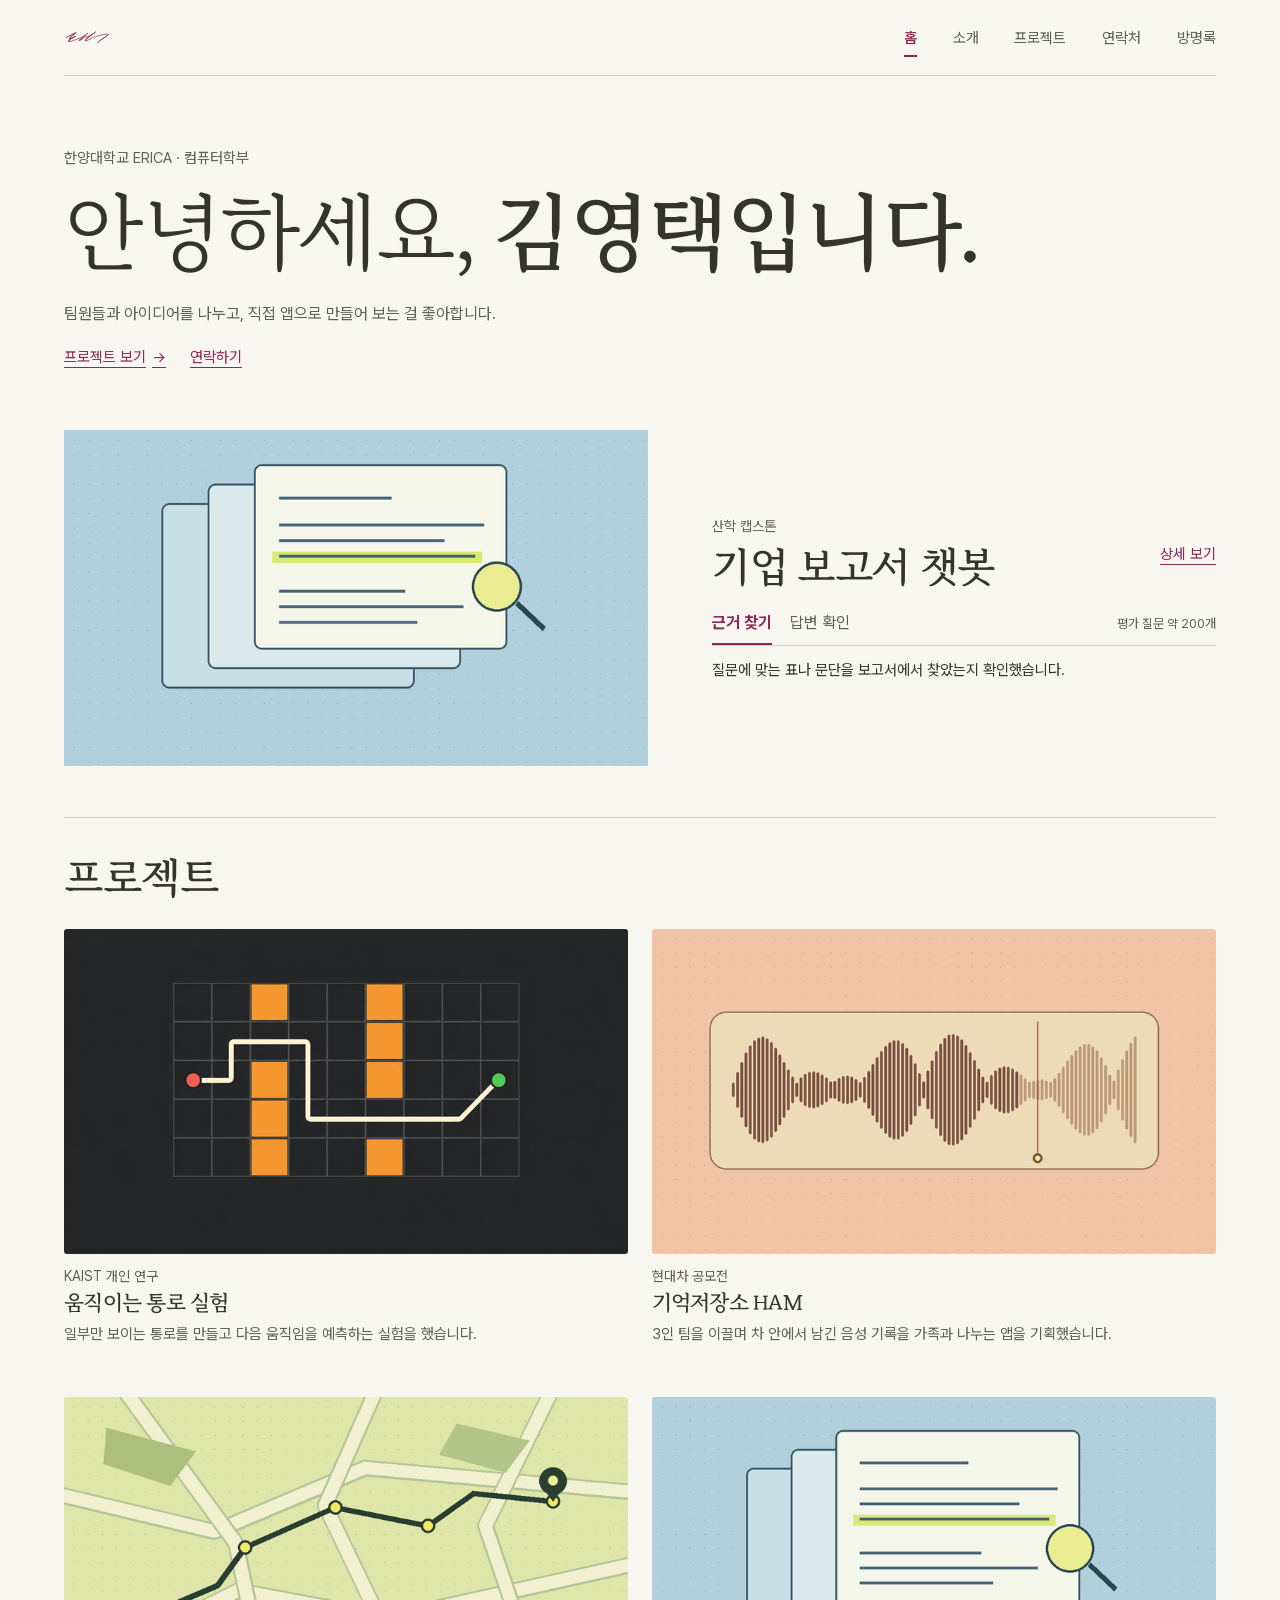
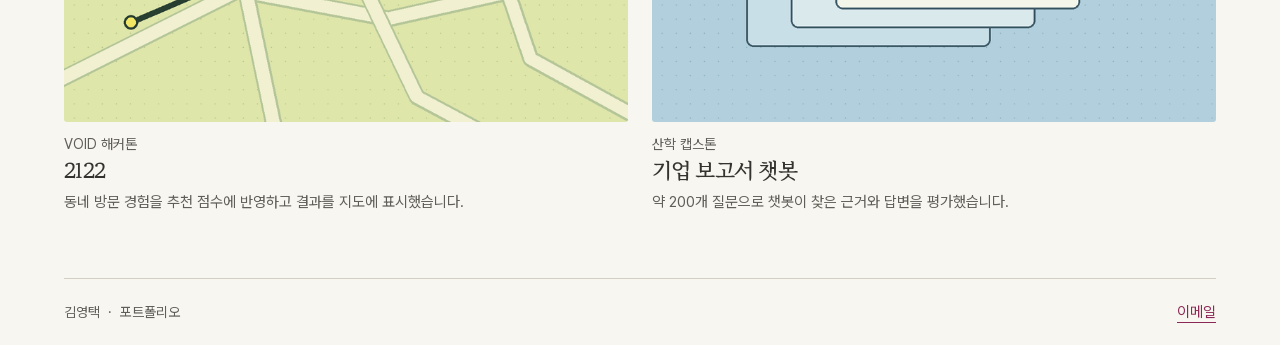
<file: site/index.html>
<!doctype html>
<html lang="ko">
<head>
  <meta charset="utf-8">
  <meta name="viewport" content="width=device-width,initial-scale=1">
  <meta name="theme-color" content="#f8f6f0">
  <title>홈 · 김영택</title>
  <link rel="stylesheet" href="style.css">
</head>
<body>
  <a class="skip" href="#main">본문으로</a>
  <header>
    <div class="bar">
      <a href="index.html" class="brand" aria-label="김영택 포트폴리오 홈" title="김영택 포트폴리오 홈">
        <img src="art/taek-mark.svg" width="107" height="37" alt="">
      </a>
      <nav aria-label="주 메뉴">
        <a href="index.html" aria-current="page">홈</a>
        <a href="about.html">소개</a>
        <a href="projects.html">프로젝트</a>
        <a href="contact.html">연락처</a>
        <a href="guestbook.html">방명록</a>
      </nav>
    </div>
  </header>
  <main id="main">
    <section class="hero" aria-labelledby="intro-title">
      <div class="hero-copy">
        <p class="affiliation">한양대학교 ERICA · 컴퓨터학부</p>
        <h1 id="intro-title"><span class="greeting">안녕하세요,</span> <strong>김영택입니다.</strong></h1>
        <p class="lede">팀원들과 아이디어를 나누고, 직접 앱으로 만들어 보는 걸 좋아합니다.</p>
        <div class="actions"><a class="text-link" href="projects.html">프로젝트 보기 <span aria-hidden="true">→</span></a><a class="text-link" href="contact.html">연락하기</a></div>
      </div>
      <article class="featured" aria-labelledby="featured-title">
        <div class="feature-cover">
          <img src="art/capstone.png" alt="보고서에서 질문의 근거가 되는 구절을 찾는 과정을 그린 그림" width="800" height="460">
        </div>
        <div class="evaluation">
          <div class="feature-caption">
            <div><p class="meta">산학 캡스톤</p><h2 id="featured-title">기업 보고서 챗봇</h2></div>
            <a class="text-link" href="project.html?id=capstone">상세 보기</a>
          </div>
          <div class="evaluation-controls">
            <fieldset class="criteria">
              <legend>평가 기준</legend>
              <label><input type="radio" name="criterion" value="source" checked><span>근거 찾기</span></label>
              <label><input type="radio" name="criterion" value="answer"><span>답변 확인</span></label>
            </fieldset>
            <span class="question-count">평가 질문 약 200개</span>
          </div>
          <p class="source-note">질문에 맞는 표나 문단을 보고서에서 찾았는지 확인했습니다.</p>
          <p class="answer-note">찾은 근거를 바탕으로 쓴 답변을 미리 정리한 정답과 비교했습니다.</p>
        </div>
      </article>
    </section>
    <section class="index-strip" aria-labelledby="projects-title">
      <h2 id="projects-title">프로젝트</h2>
      <ul class="project-index">
        <li><a href="project.html?id=kaist"><span class="index-art"><img src="art/kaist-lavagap.png" width="800" height="460" alt="" loading="lazy"></span><span class="context">KAIST 개인 연구</span><strong>움직이는 통로 실험</strong><span class="contribution">일부만 보이는 통로를 만들고 다음 움직임을 예측하는 실험을 했습니다.</span></a></li>
        <li><a href="project.html?id=ham"><span class="index-art"><img src="art/ham.png" width="800" height="460" alt="" loading="lazy"></span><span class="context">현대차 공모전</span><strong>기억저장소 HAM</strong><span class="contribution">3인 팀을 이끌며 차 안에서 남긴 음성 기록을 가족과 나누는 앱을 기획했습니다.</span></a></li>
        <li><a href="project.html?id=2122"><span class="index-art"><img src="art/2122.png" width="800" height="460" alt="" loading="lazy"></span><span class="context">VOID 해커톤</span><strong>2122</strong><span class="contribution">동네 방문 경험을 추천 점수에 반영하고 결과를 지도에 표시했습니다.</span></a></li>
        <li><a href="project.html?id=capstone"><span class="index-art"><img src="art/capstone.png" width="800" height="460" alt="" loading="lazy"></span><span class="context">산학 캡스톤</span><strong>기업 보고서 챗봇</strong><span class="contribution">약 200개 질문으로 챗봇이 찾은 근거와 답변을 평가했습니다.</span></a></li>
      </ul>
    </section>
  </main>
  <footer><div>김영택 <span>·</span> 포트폴리오</div><a href="contact.html#email">이메일</a></footer>
</body>
</html>
</file>
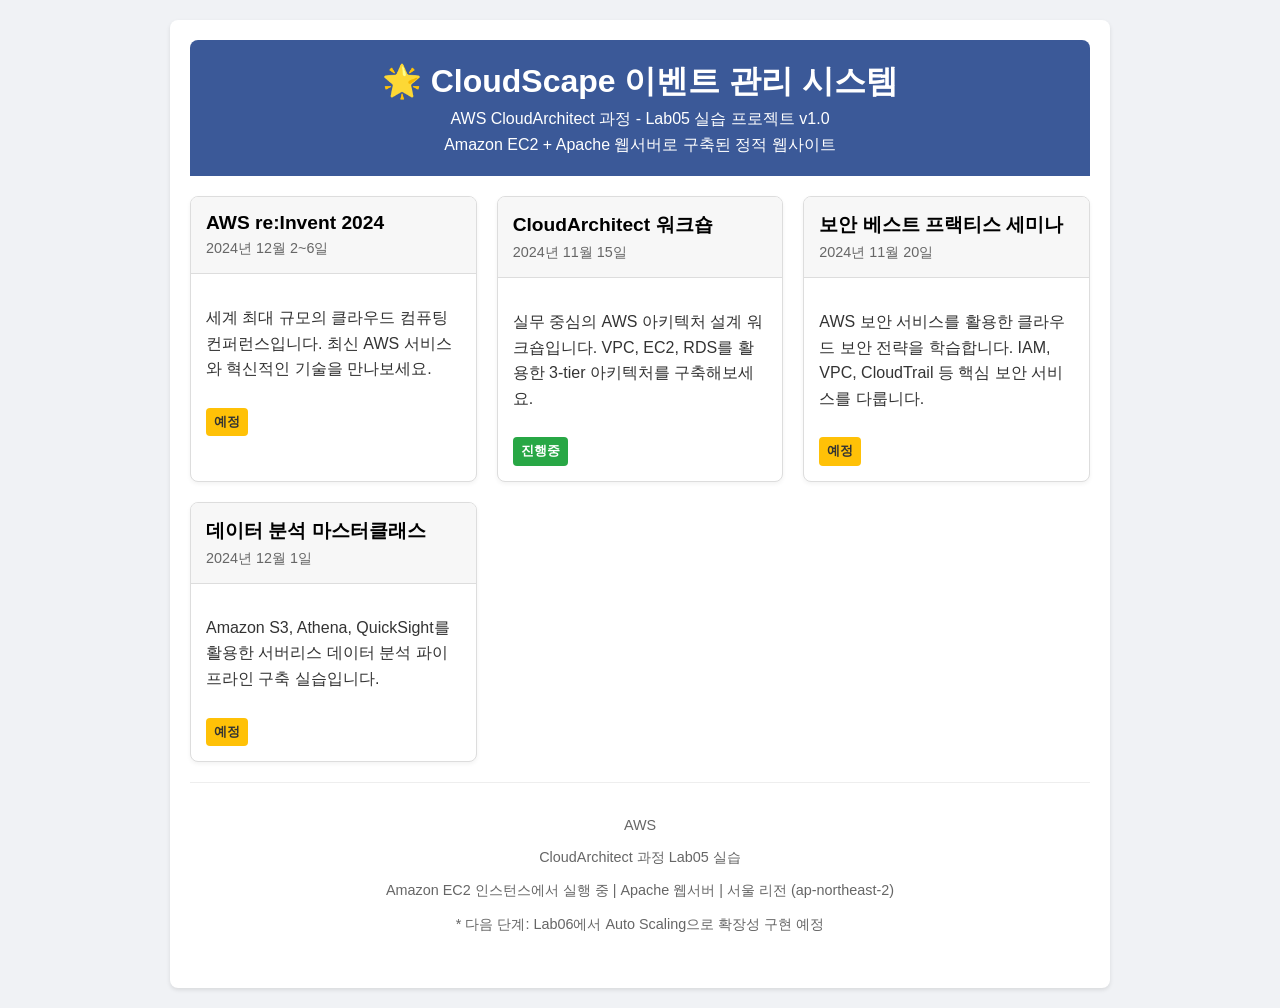
<file: week1/index.html>
<!DOCTYPE html>
<html lang="ko">
<head>
    <meta charset="UTF-8">
    <meta name="viewport" content="width=device-width, initial-scale=1.0">
    <title>CloudScape 이벤트 관리 시스템</title>
    <style>
        body { font-family: Arial, sans-serif; background-color: #f0f2f5; margin: 0; padding: 20px; }
        .container { max-width: 900px; margin: auto; background-color: #ffffff; padding: 20px; border-radius: 8px; box-shadow: 0 2px 4px rgba(0, 0, 0, 0.1); }
        header { background-color: #3b5998; color: #ffffff; padding: 20px; text-align: center; border-radius: 8px 8px 0 0; margin-bottom: 20px; }
        header h1 { margin: 0; font-size: 2em; }
        header p { margin: 5px 0 0; }
        .event-grid { display: grid; grid-template-columns: repeat(auto-fill, minmax(280px, 1fr)); gap: 20px; }
        .event-card { background-color: #ffffff; border: 1px solid #ddd; border-radius: 8px; overflow: hidden; box-shadow: 0 2px 4px rgba(0, 0, 0, 0.05); transition: transform 0.2s; }
        .event-card:hover { transform: translateY(-5px); }
        .card-header { padding: 15px; background-color: #f7f7f7; border-bottom: 1px solid #ddd; }
        .card-header h3 { margin: 0; font-size: 1.2em; }
        .card-header p { margin: 5px 0 0; font-size: 0.9em; color: #666; }
        .card-body { padding: 15px; line-height: 1.6; color: #333; }
        .status-badge { display: inline-block; padding: 4px 8px; font-size: 0.8em; border-radius: 4px; color: #ffffff; margin-top: 10px; font-weight: bold; }
        .status-badge.yellow { background-color: #ffc107; color: #333; }
        .status-badge.green { background-color: #28a745; }
        .footer { text-align: center; padding: 20px; margin-top: 20px; font-size: 0.9em; color: #666; border-top: 1px solid #eee; }
    </style>
</head>
<body>
<div class="container">
    <header>
        <h1>🌟 CloudScape 이벤트 관리 시스템</h1>
        <p>AWS CloudArchitect 과정 - Lab05 실습 프로젝트 v1.0</p>
        <p>Amazon EC2 + Apache 웹서버로 구축된 정적 웹사이트</p>
    </header>
    <div class="event-grid">
        <div class="event-card">
            <div class="card-header"><h3>AWS re:Invent 2024</h3><p>2024년 12월 2~6일</p></div>
            <div class="card-body"><p>세계 최대 규모의 클라우드 컴퓨팅 컨퍼런스입니다. 최신 AWS 서비스와 혁신적인 기술을 만나보세요.</p><span class="status-badge yellow">예정</span></div>
        </div>
        <div class="event-card">
            <div class="card-header"><h3>CloudArchitect 워크숍</h3><p>2024년 11월 15일</p></div>
            <div class="card-body"><p>실무 중심의 AWS 아키텍처 설계 워크숍입니다. VPC, EC2, RDS를 활용한 3-tier 아키텍처를 구축해보세요.</p><span class="status-badge green">진행중</span></div>
        </div>
        <div class="event-card">
            <div class="card-header"><h3>보안 베스트 프랙티스 세미나</h3><p>2024년 11월 20일</p></div>
            <div class="card-body"><p>AWS 보안 서비스를 활용한 클라우드 보안 전략을 학습합니다. IAM, VPC, CloudTrail 등 핵심 보안 서비스를 다룹니다.</p><span class="status-badge yellow">예정</span></div>
        </div>
        <div class="event-card">
            <div class="card-header"><h3>데이터 분석 마스터클래스</h3><p>2024년 12월 1일</p></div>
            <div class="card-body"><p>Amazon S3, Athena, QuickSight를 활용한 서버리스 데이터 분석 파이프라인 구축 실습입니다.</p><span class="status-badge yellow">예정</span></div>
        </div>
    </div>
    <div class="footer">
        <p>AWS</p><p>CloudArchitect 과정 Lab05 실습</p>
        <p>Amazon EC2 인스턴스에서 실행 중 | Apache 웹서버 | 서울 리전 (ap-northeast-2)</p>
        <p><span>*</span> 다음 단계: Lab06에서 Auto Scaling으로 확장성 구현 예정</p>
    </div>
</div>
</body>
</html>
</file>
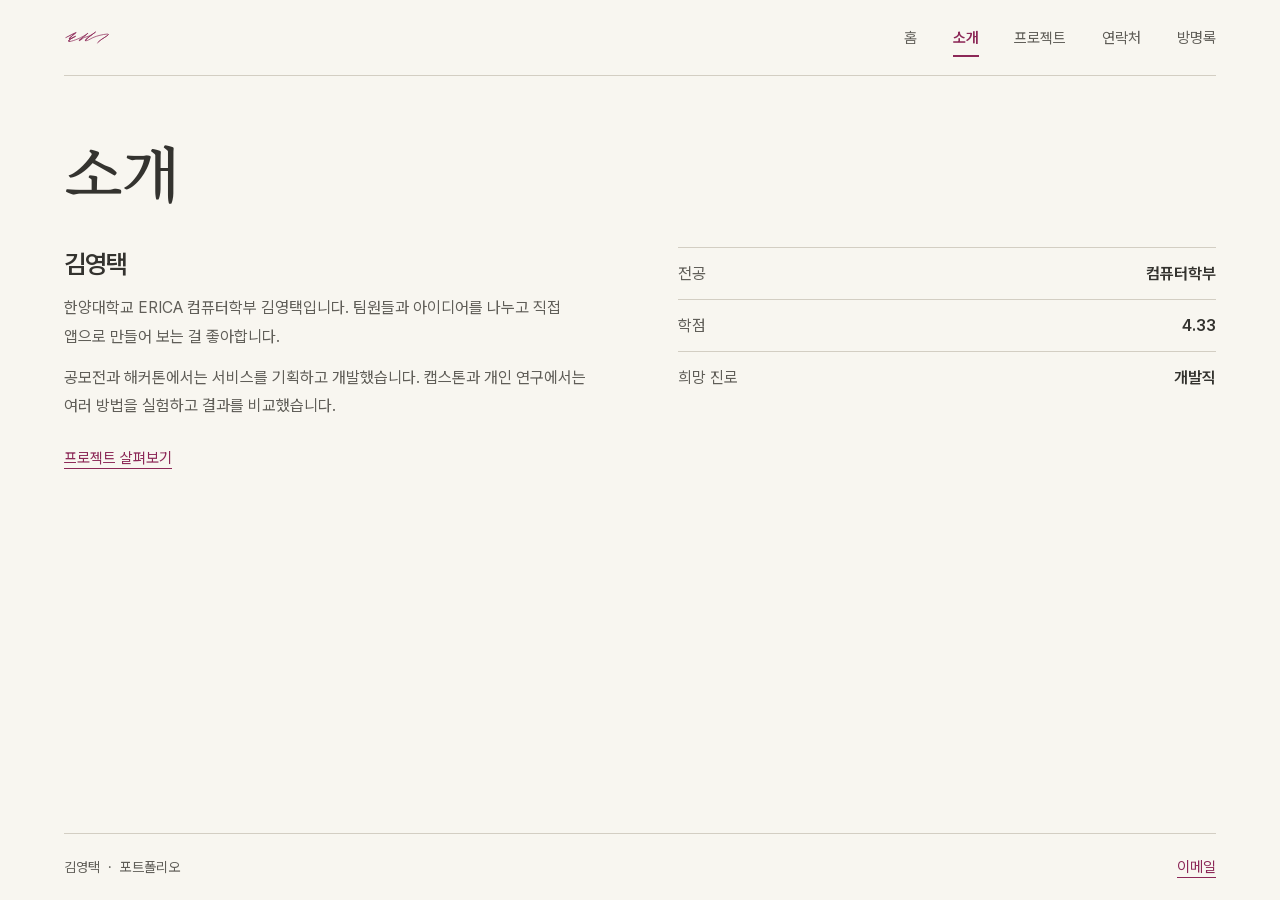
<file: site/about.html>
<!doctype html>
<html lang="ko">
<head>
  <meta charset="utf-8">
  <meta name="viewport" content="width=device-width,initial-scale=1">
  <meta name="theme-color" content="#f8f6f0">
  <title>소개 · 김영택</title>
  <link rel="stylesheet" href="style.css">
</head>
<body>
  <a class="skip" href="#main">본문으로</a>
  <header>
    <div class="bar">
      <a href="index.html" class="brand" aria-label="김영택 포트폴리오 홈" title="김영택 포트폴리오 홈">
        <img src="art/taek-mark.svg" width="107" height="37" alt="">
      </a>
      <nav aria-label="주 메뉴">
        <a href="index.html">홈</a>
        <a href="about.html" aria-current="page">소개</a>
        <a href="projects.html">프로젝트</a>
        <a href="contact.html">연락처</a>
        <a href="guestbook.html">방명록</a>
      </nav>
    </div>
  </header>
  <main id="main">
    <section class="page" aria-labelledby="page-title">
      <h1 id="page-title">소개</h1>
      <div class="about-grid">
        <div>
          <h2>김영택</h2>
          <p class="lede">한양대학교 ERICA 컴퓨터학부 김영택입니다. 팀원들과 아이디어를 나누고 직접 앱으로 만들어 보는 걸 좋아합니다.</p>
          <p>공모전과 해커톤에서는 서비스를 기획하고 개발했습니다. 캡스톤과 개인 연구에서는 여러 방법을 실험하고 결과를 비교했습니다.</p>
          <a class="text-link" href="projects.html">프로젝트 살펴보기</a>
        </div>
        <dl class="facts"><div><dt>전공</dt><dd>컴퓨터학부</dd></div><div><dt>학점</dt><dd>4.33</dd></div><div><dt>희망 진로</dt><dd>개발직</dd></div></dl>
      </div>
    </section>
  </main>
  <footer><div>김영택 <span>·</span> 포트폴리오</div><a href="contact.html#email">이메일</a></footer>
</body>
</html>
</file>
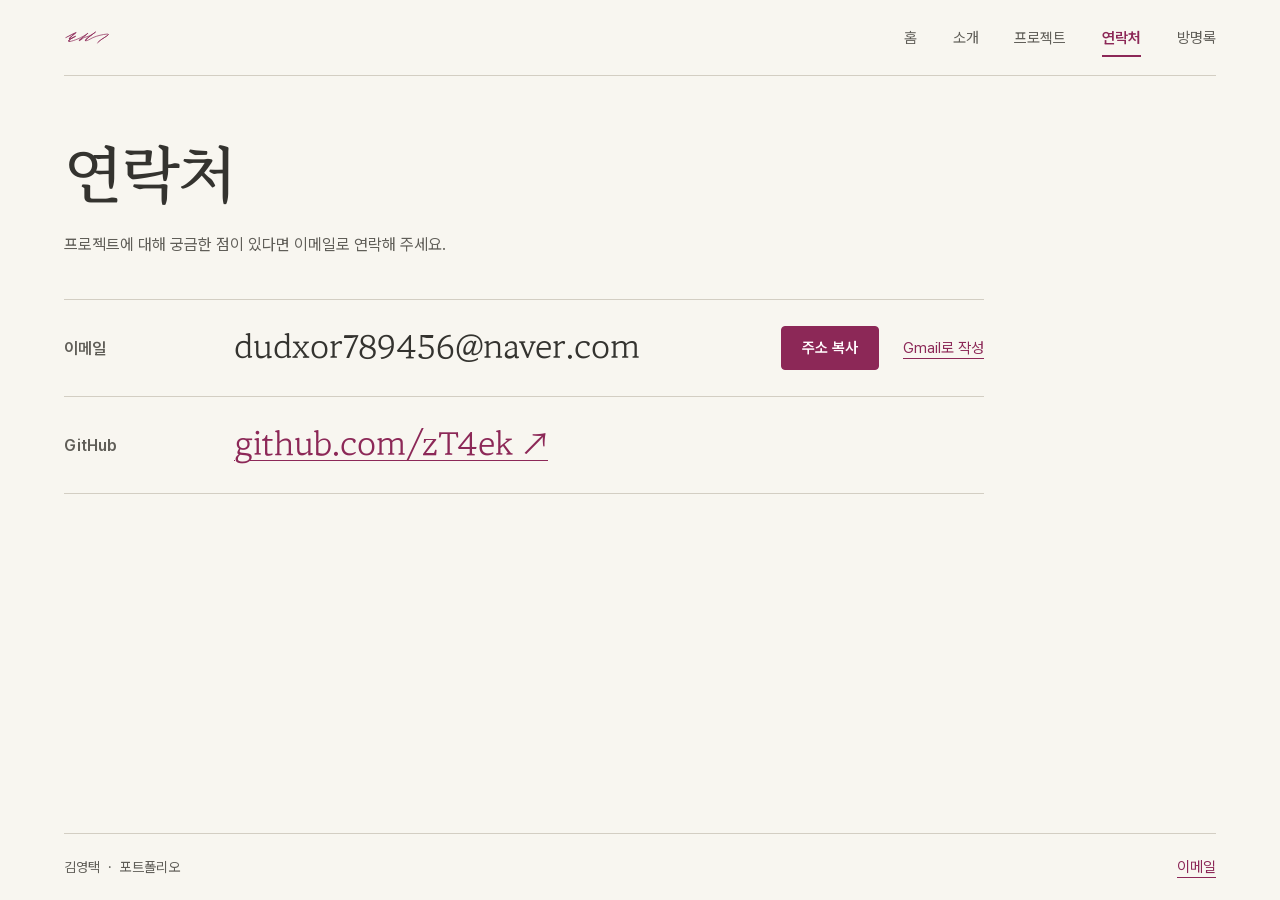
<file: site/contact.html>
<!doctype html>
<html lang="ko">
<head>
  <meta charset="utf-8">
  <meta name="viewport" content="width=device-width,initial-scale=1">
  <meta name="theme-color" content="#f8f6f0">
  <title>연락처 · 김영택</title>
  <link rel="stylesheet" href="style.css">
  <script src="contact.js" defer></script>
</head>
<body>
  <a class="skip" href="#main">본문으로</a>
  <header>
    <div class="bar">
      <a href="index.html" class="brand" aria-label="김영택 포트폴리오 홈" title="김영택 포트폴리오 홈">
        <img src="art/taek-mark.svg" width="107" height="37" alt="">
      </a>
      <nav aria-label="주 메뉴">
        <a href="index.html">홈</a>
        <a href="about.html">소개</a>
        <a href="projects.html">프로젝트</a>
        <a href="contact.html" aria-current="page">연락처</a>
        <a href="guestbook.html">방명록</a>
      </nav>
    </div>
  </header>
  <main id="main">
    <section class="page" aria-labelledby="page-title">
      <h1 id="page-title">연락처</h1>
      <p class="lede">프로젝트에 대해 궁금한 점이 있다면 이메일로 연락해 주세요.</p>
      <dl class="contact">
        <div class="contact-row">
          <dt id="email" tabindex="-1">이메일</dt>
          <dd>
            <span class="contact-address" id="email-address">dudxor789456@naver.com</span>
            <div class="actions">
              <button type="button" id="copy-email" hidden>주소 복사</button>
              <a class="text-link" href="https://mail.google.com/mail/?view=cm&amp;fs=1&amp;to=dudxor789456%40naver.com">Gmail로 작성</a>
            </div>
            <p id="email-status" role="status"></p>
          </dd>
        </div>
        <div class="contact-row">
          <dt>GitHub</dt>
          <dd><a class="contact-address" href="https://github.com/zT4ek">github.com/zT4ek<span aria-hidden="true"> ↗</span></a></dd>
        </div>
      </dl>
    </section>
  </main>
  <footer><div>김영택 <span>·</span> 포트폴리오</div><a href="#email">이메일</a></footer>
</body>
</html>
</file>
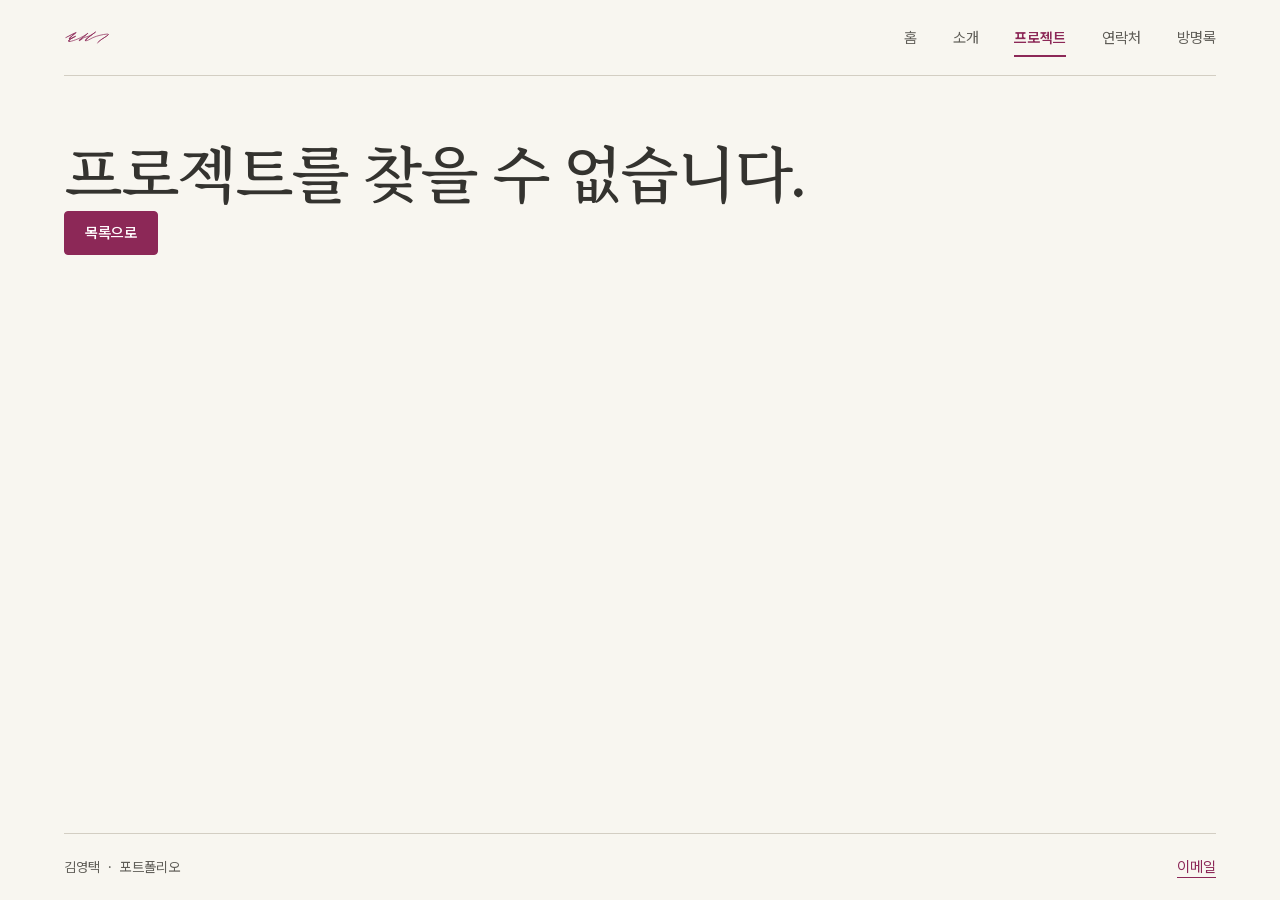
<file: site/project.html>
<!doctype html>
<html lang="ko">
<head>
  <meta charset="utf-8">
  <meta name="viewport" content="width=device-width,initial-scale=1">
  <meta name="theme-color" content="#f8f6f0">
  <title>프로젝트 상세 · 김영택</title>
  <link rel="stylesheet" href="style.css">
  <script type="module" src="projects.js"></script>
</head>
<body>
  <a class="skip" href="#main">본문으로</a>
  <header>
    <div class="bar">
      <a href="index.html" class="brand" aria-label="김영택 포트폴리오 홈" title="김영택 포트폴리오 홈">
        <img src="art/taek-mark.svg" width="107" height="37" alt="">
      </a>
      <nav aria-label="주 메뉴">
        <a href="index.html">홈</a>
        <a href="about.html">소개</a>
        <a href="projects.html" aria-current="location">프로젝트</a>
        <a href="contact.html">연락처</a>
        <a href="guestbook.html">방명록</a>
      </nav>
    </div>
  </header>
  <main id="main">
    <section class="page" id="project-detail" aria-live="polite"></section>
  </main>
  <footer><div>김영택 <span>·</span> 포트폴리오</div><a href="contact.html#email">이메일</a></footer>
</body>
</html>
</file>
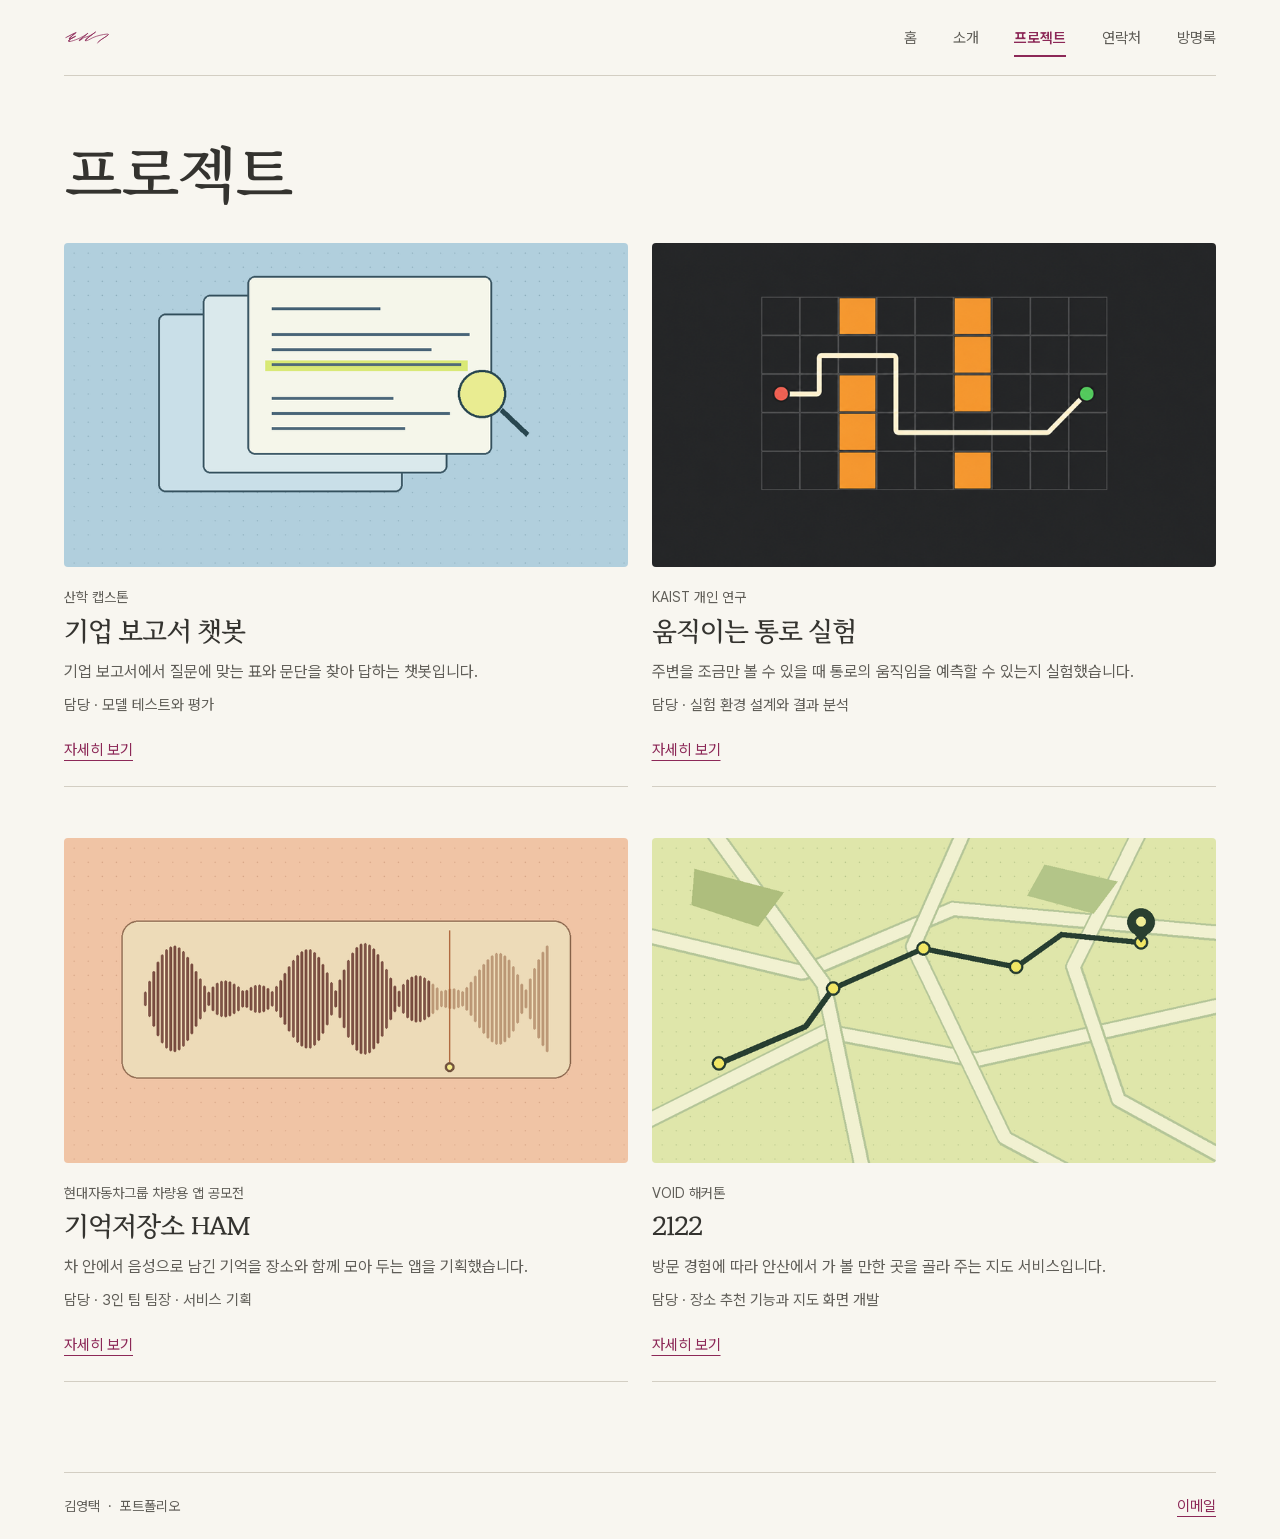
<file: site/projects.html>
<!doctype html>
<html lang="ko">
<head>
  <meta charset="utf-8">
  <meta name="viewport" content="width=device-width,initial-scale=1">
  <meta name="theme-color" content="#f8f6f0">
  <title>프로젝트 · 김영택</title>
  <link rel="stylesheet" href="style.css">
  <script type="module" src="projects.js"></script>
</head>
<body>
  <a class="skip" href="#main">본문으로</a>
  <header>
    <div class="bar">
      <a href="index.html" class="brand" aria-label="김영택 포트폴리오 홈" title="김영택 포트폴리오 홈">
        <img src="art/taek-mark.svg" width="107" height="37" alt="">
      </a>
      <nav aria-label="주 메뉴">
        <a href="index.html">홈</a>
        <a href="about.html">소개</a>
        <a href="projects.html" aria-current="page">프로젝트</a>
        <a href="contact.html">연락처</a>
        <a href="guestbook.html">방명록</a>
      </nav>
    </div>
  </header>
  <main id="main">
    <section class="page" aria-labelledby="page-title">
      <h1 id="page-title">프로젝트</h1>
      <div id="project-list" class="cards"></div>
    </section>
  </main>
  <footer><div>김영택 <span>·</span> 포트폴리오</div><a href="contact.html#email">이메일</a></footer>
</body>
</html>
</file>
<file: site/style.css>
@font-face {
  font-family: "Pretendard";
  src: url("fonts/PretendardVariable.woff2") format("woff2");
  font-weight: 100 900;
  font-display: swap;
}

@font-face {
  font-family: "Maru Buri";
  src: url("fonts/MaruBuri-Regular.woff2") format("woff2");
  font-weight: 400;
  font-display: swap;
}

@font-face {
  font-family: "Maru Buri";
  src: url("fonts/MaruBuri-SemiBold.woff2") format("woff2");
  font-weight: 600;
  font-display: swap;
}

:root {
  color-scheme: light;
  --paper: #f8f6f0;
  --surface: #f0ede5;
  --ink: #34332f;
  --muted: #605e58;
  --rule: #d3cec3;
  --accent: #8c2857;
  --accent-hover: #65143b;
  --on-accent: #fffafc;
  --serif: "Maru Buri", "Noto Serif KR", Batang, serif;
  font-family: "Pretendard", "Apple SD Gothic Neo", "Malgun Gothic", sans-serif;
  color: var(--ink);
  background: var(--paper);
}

* { box-sizing: border-box; }
body { margin: 0; min-height: 100vh; display: flex; flex-direction: column; word-break: keep-all; }
a { color: inherit; text-decoration: none; }
button, input, textarea { font: inherit; }
button, a { touch-action: manipulation; }
button { cursor: pointer; }
:focus-visible { outline: 3px solid var(--accent); outline-offset: 4px; }
button:disabled { opacity: .65; cursor: wait; }
[hidden] { display: none !important; }
.skip { position: absolute; left: 8px; top: -80px; background: var(--surface); color: var(--ink); padding: 12px; z-index: 5; }
.skip:focus { top: 8px; }

.bar, main, footer {
  width: min(100% - clamp(40px, 10vw, 144px), 1232px);
  margin-inline: auto;
}
.bar { border-bottom: 1px solid var(--rule); }
.bar, .bar nav, .brand, footer, .actions, .feature-caption {
  display: flex;
  align-items: center;
}
.bar, footer, .feature-caption { justify-content: space-between; }
.bar { min-height: 76px; gap: 24px; }
.brand { flex: none; width: 50px; height: 48px; }
.brand img { display: block; width: 46px; height: auto; }
.bar nav { gap: clamp(16px, 2.8vw, 40px); }
.bar nav a { display: grid; align-items: center; min-height: 44px; position: relative; color: var(--muted); font-size: .9375rem; }
.bar nav [aria-current] { color: var(--accent); font-weight: 600; }
.bar nav [aria-current]::after {
  content: ""; position: absolute; inset: auto 0 3px; height: 2px; background: var(--accent);
}

main { flex: 1; }
h1, h2, p { margin: 0; }
h1, h2 { overflow-wrap: break-word; }
p { line-height: 1.75; }
.hero {
  padding: clamp(40px, 5.4vw, 84px) 0 clamp(32px,4vw,56px);
}
.hero-copy { margin-bottom: clamp(32px, 4vw, 56px); }
.hero h1, .page h1, .index-strip h2, .feature-caption h2, .card-body h2, .project-index strong {
  font-family: var(--serif); font-weight: 600; letter-spacing: -.035em;
}
.hero h1 { font-size: clamp(3.3rem, 6.45vw, 6.5rem); line-height: 1.22; }
.greeting { font-weight: 400; }
.hero h1 strong { font-weight: 600; white-space: nowrap; }
.lede { font-size: clamp(1rem, 1.25vw, 1.2rem); line-height: 1.8; color: var(--muted); }
.hero .lede { max-width: 42em; margin: 16px 0 6px; }
.actions { gap: 24px; flex-wrap: wrap; }
.actions .text-link { gap: 6px; }
.button, button:not(.text-link) {
  display: inline-flex; justify-content: center; align-items: center; min-height: 44px;
  padding: 10px 20px; color: var(--on-accent); background: var(--accent);
  border: 1px solid var(--accent); border-radius: 4px; font-size: .9375rem; font-weight: 600;
}
.text-link, .more, footer a {
  color: var(--accent); font-size: .9375rem; background: transparent; border: 0;
  text-decoration: underline; text-decoration-thickness: 1px; text-underline-offset: 5px;
}
.text-link, .more { display: inline-flex; align-items: center; min-height: 44px; }
.affiliation { margin-bottom: 12px; color: var(--muted); font-size: .9375rem; }
.featured { display: grid; grid-template-columns: minmax(0, 1.16fr) minmax(0, 1fr); align-items: center; gap: clamp(28px,5vw,80px); }
.feature-cover { overflow: hidden; background: #b1cfdd; }
.feature-cover img { display: block; width: 100%; height: auto; }
.evaluation { min-width: 0; }
.feature-caption { gap: 16px; }
.feature-caption h2 { font-size: clamp(1.75rem, 3.1vw, 2.8rem); line-height: 1.3; }
.feature-caption .text-link { flex: none; }
.evaluation-controls { display: flex; align-items: center; justify-content: space-between; gap: 12px; flex-wrap: wrap; margin-top: 7px; border-bottom: 1px solid var(--rule); }
.question-count { color: var(--muted); font-size: .8rem; }
.criteria { border: 0; padding: 0; margin: 0; display: flex; gap: 18px; }
.criteria legend { position: absolute; width: 1px; height: 1px; overflow: hidden; clip-path: inset(50%); }
.criteria label { position: relative; cursor: pointer; }
.criteria input { position: absolute; inset: 0; width: 100%; height: 100%; padding: 0; margin: 0; opacity: 0; cursor: pointer; }
.criteria span { display: grid; align-items: center; min-height: 44px; color: var(--muted); border-bottom: 2px solid transparent; }
.criteria input:checked + span { font-weight: 700; color: var(--accent); border-color: var(--accent); }
.criteria input:focus-visible + span { outline: 2px solid var(--accent); outline-offset: 2px; }
.evaluation > p { margin-top: 12px; font-size: .94rem; line-height: 1.6; }
.answer-note, .evaluation:has([value="answer"]:checked) .source-note { display: none; }
.evaluation:has([value="answer"]:checked) .answer-note { display: block; }
.index-art img, .poster img, .detail-art img {
  display: block; width: 100%; height: 100%; object-fit: cover;
}
.context, .meta, .eyebrow { font-size: .875rem; color: var(--muted); }
.index-strip { padding: 32px 0 64px; border-top: 1px solid var(--rule); }
.index-strip h2 { margin-bottom: 24px; font-size: clamp(1.75rem, 3.2vw, 3rem); }
.project-index, .cards { display: grid; grid-template-columns: repeat(2,minmax(0,1fr)); gap: clamp(32px,4vw,56px) clamp(16px,1.8vw,28px); }
.project-index { margin: 0; padding: 0; list-style: none; }
.project-index a { display: grid; align-content: start; min-height: 100%; }
.project-index strong { font-weight: 600; font-size: clamp(1.24rem,1.65vw,1.55rem); letter-spacing: -.035em; }
.contribution { margin-top: 6px; color: var(--muted); font-size: .9375rem; line-height: 1.55; }
.index-art, .poster, .detail-art { background: var(--surface); overflow: hidden; }
.index-art { display: block; width: 100%; aspect-ratio: 800 / 460; border-radius: 3px; margin-bottom: 14px; }
.context { color: var(--muted); margin-bottom: 5px; }
.page { padding: clamp(40px, 5vw, 72px) 0 clamp(56px, 7vw, 100px); }
.page h1 { font-size: clamp(2.5rem, 4.8vw, 4.3rem); line-height: 1.15; }
.page h2 { font-size: clamp(1.3rem, 2vw, 1.75rem); line-height: 1.4; font-weight: 600; letter-spacing: -.035em; }
.eyebrow { margin-bottom: 12px; }
.page > .lede { margin-top: 20px; }
.cards { margin-top: 32px; }
.card { display: flex; flex-direction: column; min-width: 0; border-bottom: 1px solid var(--rule); }
.poster { display: block; width: 100%; aspect-ratio: 800 / 460; border-radius: 4px; }
.card-body { padding: 18px 0 14px; display: flex; flex-direction: column; align-items: start; flex: 1; }
.meta { margin-bottom: 4px; color: var(--muted); }
.card-body h2 { margin-bottom: 8px; }
.card-body p:not(.meta), .detail-copy p, .about-grid p { color: var(--muted); }
.card-body .role { margin: 6px 0 10px; font-size: .9375rem; }
.more { margin-top: auto; }

.detail-layout, .about-grid, .book-grid {
  display: grid; grid-template-columns: repeat(2, minmax(0, 1fr));
  gap: clamp(24px, 6vw, 80px); margin-top: 36px; align-items: start;
}
.detail-art { aspect-ratio: 800/460; border-radius: 3px; }
.detail-layout { grid-template-columns: 1.4fr 1fr; }
.detail-copy h2 { font-size: 1.125rem; margin-bottom: 6px; }
.detail-copy p + h2 { margin-top: 24px; }
.project-nav { display: flex; justify-content: space-between; margin-top: 40px; border-top: 1px solid var(--rule); }
.project-nav > * { display: inline-flex; align-items: center; min-height: 52px; }
.project-nav [aria-disabled] { color: var(--muted); opacity: .72; }
.about-grid h2 { margin-bottom: 12px; }
.about-grid p + p { margin-top: 12px; }
.about-grid .text-link { margin-top: 16px; }
.facts { margin: 0; }
.facts div { display: flex; justify-content: space-between; gap: 24px; padding: 16px 0; border-top: 1px solid var(--rule); }
.facts dt { color: var(--muted); }
.facts dd { margin: 0; font-weight: 600; font-variant-numeric: tabular-nums; }
.write-panel { background: var(--surface); padding: clamp(24px, 3.6vw, 48px); border: 1px solid var(--rule); border-radius: 4px; }
.contact { margin: 40px 0 0; max-width: 920px; border-bottom: 1px solid var(--rule); }
.contact-row { display: grid; grid-template-columns: minmax(76px, .2fr) 1fr; align-items: center; gap: 20px; padding-block: 26px; border-top: 1px solid var(--rule); }
.contact-row dt { font-weight: 600; color: var(--muted); }
.contact-row dd { margin: 0; min-width: 0; display: flex; align-items: center; gap: 12px 24px; flex-wrap: wrap; justify-content: space-between; }
.contact-address { display: inline-block; max-width: 100%; font-family: var(--serif); font-size: clamp(1.35rem,2.55vw,2.1rem); color: var(--accent); overflow-wrap: anywhere; text-decoration: underline; text-decoration-thickness: 1px; text-underline-offset: .18em; }
a.contact-address:hover { color: var(--accent-hover); }
#email-address { color: var(--ink); text-decoration: none; user-select: all; }
#email-status { flex-basis: 100%; color: var(--muted); font-size: .9375rem; }
#email-status:empty { position: absolute; }
.book-grid { grid-template-columns: minmax(0, 5fr) minmax(0, 4fr); }
#login-hint, #list-status { color: var(--muted); margin: 12px 0 16px; }
.write-panel label { display: block; font-weight: 600; margin: 16px 0 6px; }
.write-panel small { font-weight: 400; color: var(--muted); }
input, textarea { display: block; width: 100%; background: var(--paper); color: var(--ink); border: 1px solid #898377; border-radius: 3px; padding: 12px; }
textarea { resize: vertical; margin-bottom: 16px; }
.entries article { padding: 16px 0; border-top: 1px solid var(--rule); }
.entries time { font-size: .875rem; color: var(--muted); margin-left: 12px; }
.entries article p { white-space: pre-wrap; overflow-wrap: anywhere; }
.entries article button { margin-top: 8px; }
.entries h2 { padding-bottom: 12px; }
#form-status:not(:empty) { margin-top: 12px; }
footer { border-top: 1px solid var(--rule); padding-block: 24px; font-size: .875rem; color: var(--muted); }
footer span { margin-inline: 4px; }
@media (hover: hover) {
  .bar nav a:hover, .text-link:hover, .more:hover, footer a:hover, .project-nav a:hover { color: var(--accent-hover); }
  .button:hover, button:not(.text-link):hover { background: var(--accent-hover); border-color: var(--accent-hover); }
  .project-index a:hover strong, .card a:hover { text-decoration: underline; text-underline-offset: 4px; }
}
@media (max-width: 760px) {
  .bar { min-height: 64px; }
  .featured, .detail-layout, .about-grid, .book-grid { grid-template-columns: minmax(0, 1fr); }
  .featured { gap: 18px; }
  .hero { padding-block: 36px 32px; }
  .hero h1 { font-size: clamp(2.85rem, 8.2vw, 3.8rem); }
  .index-strip { padding-block: 24px 40px; }
  .project-index, .cards { grid-template-columns: 1fr; }
  .affiliation { margin-bottom: 16px; }
  .cards { gap: 32px; }
}
@media (max-width: 520px) {
  .bar { flex-wrap: wrap; gap: 0 12px; }
  .brand img { width: 42px; }
  .bar nav { flex-wrap: wrap; gap: clamp(8px, 3vw, 16px); }
  .bar nav a { font-size: .875rem; }
  .contact-row { grid-template-columns: 1fr; gap: 8px; padding-block: 20px; }
  .greeting { display: block; }
}
</file>
